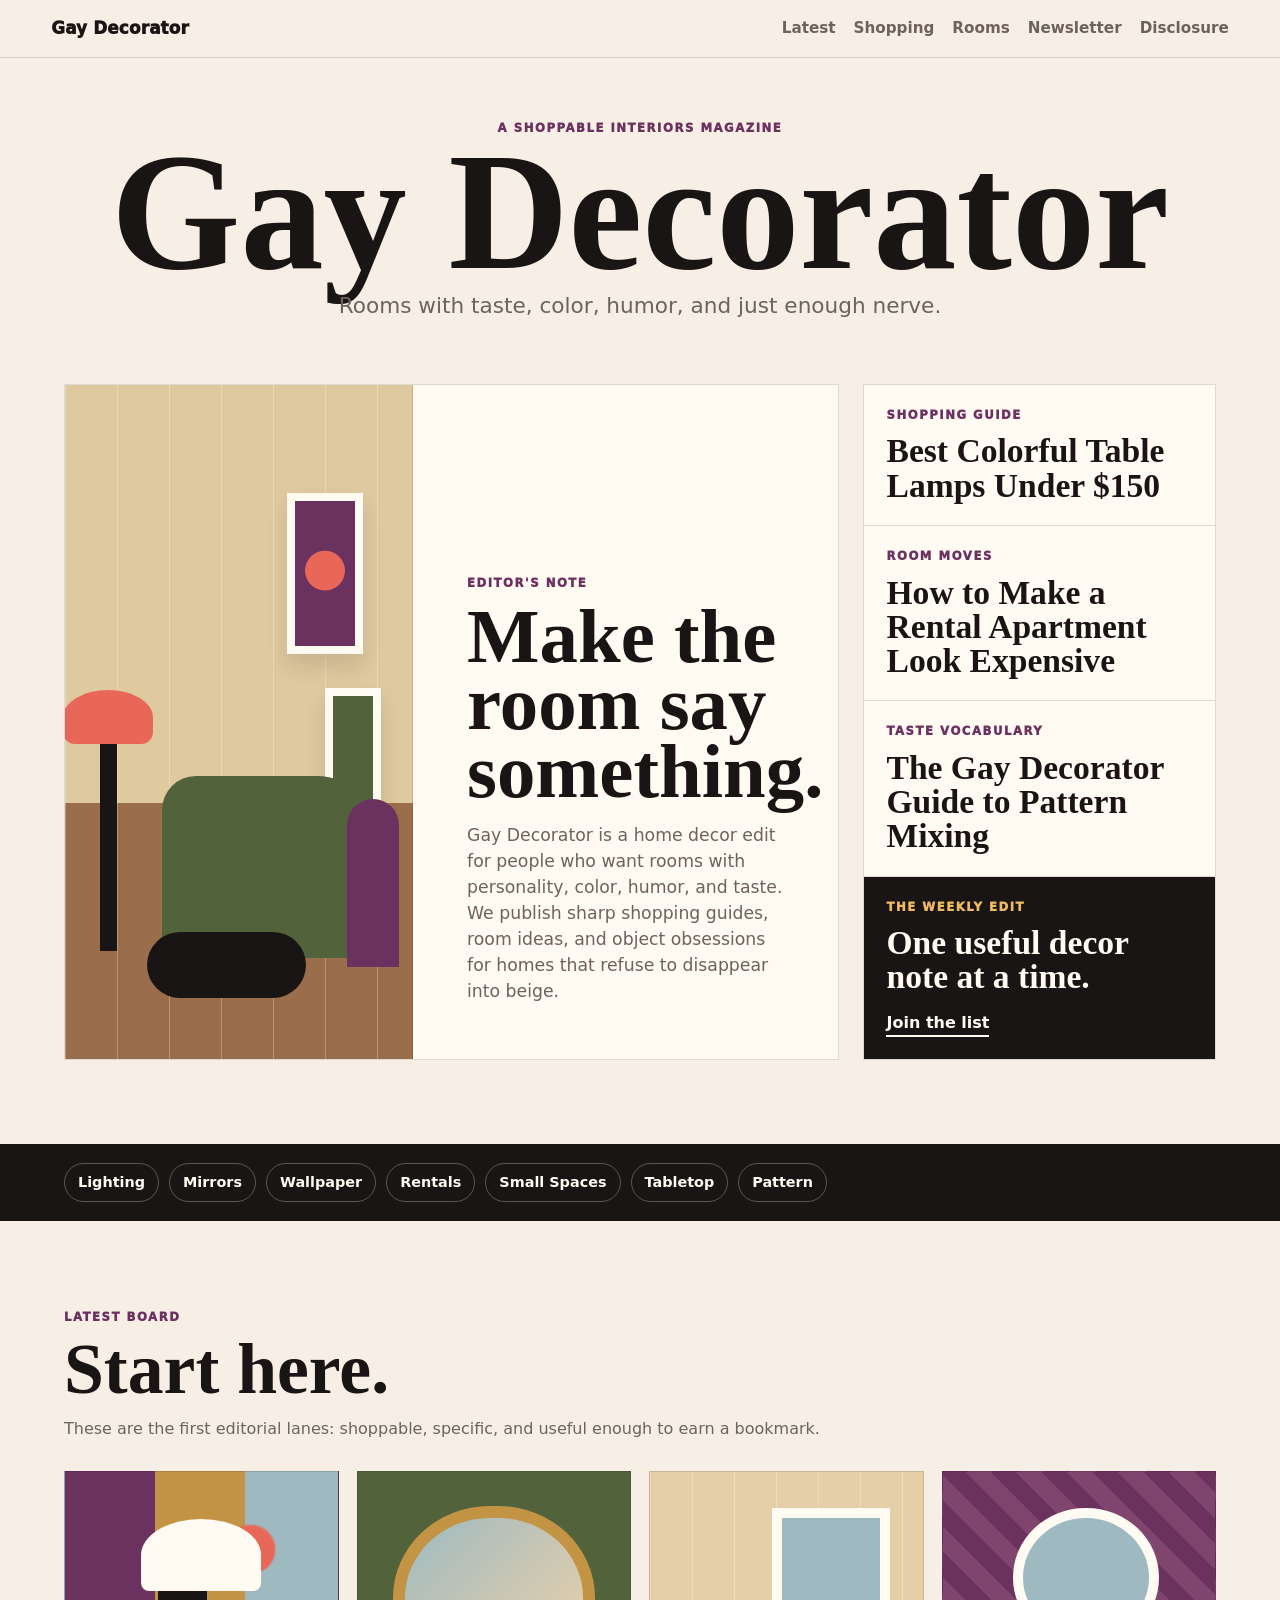
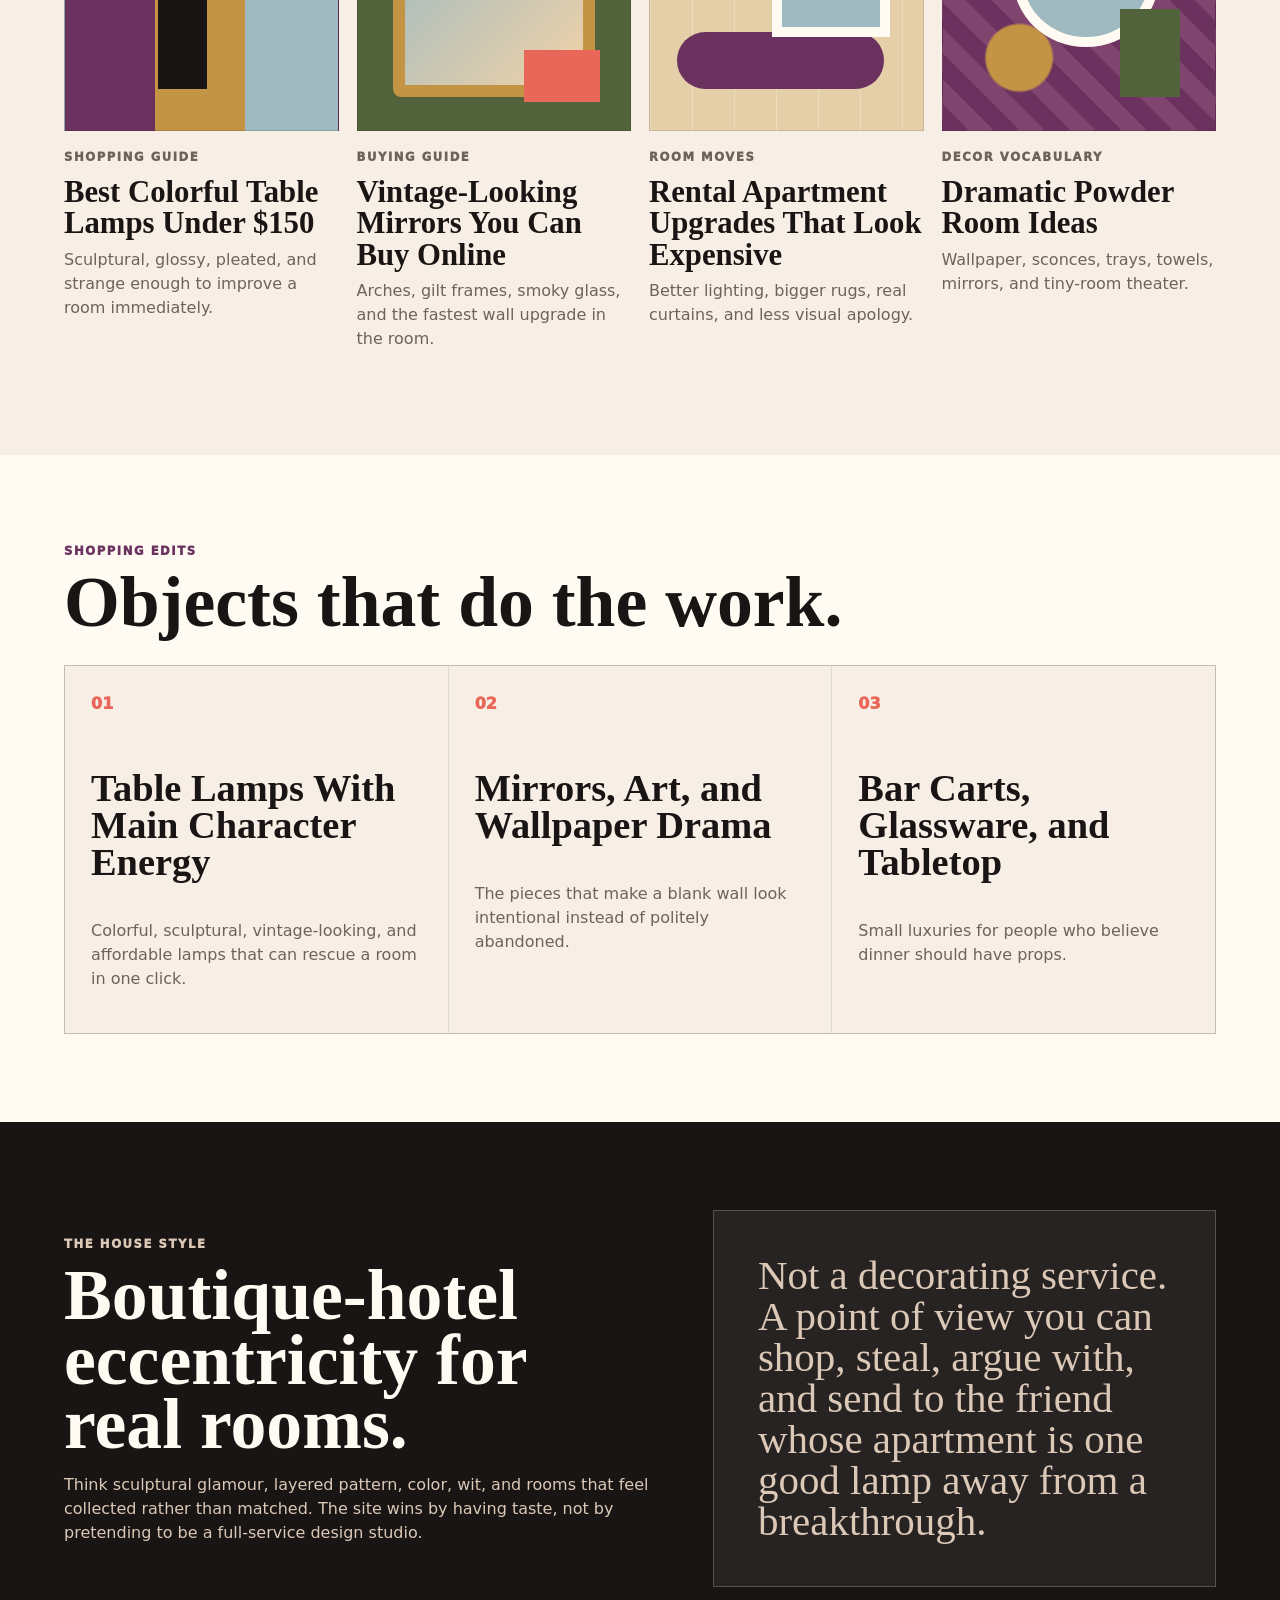
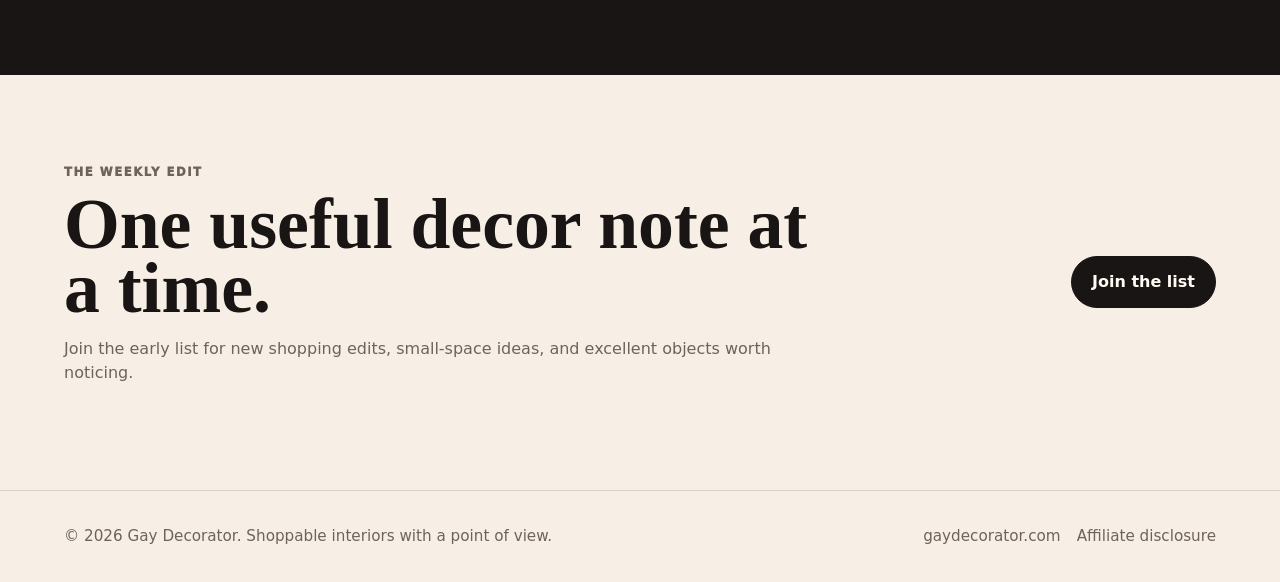
<file: index.html>
<!doctype html>
<html lang="en">
  <head>
    <meta charset="utf-8">
    <meta name="viewport" content="width=device-width, initial-scale=1">
    <title>Gay Decorator | Shoppable Interiors With Taste and Nerve</title>
    <meta name="description" content="Gay Decorator is a shoppable interiors magazine for rooms with personality, color, humor, and taste.">
    <link rel="canonical" href="https://gaydecorator.com/">
    <meta property="og:title" content="Gay Decorator">
    <meta property="og:description" content="Shoppable interiors with taste, nerve, color, and a point of view.">
    <meta property="og:type" content="website">
    <meta property="og:url" content="https://gaydecorator.com/">
    <meta name="theme-color" content="#f7efe5">
    <link rel="stylesheet" href="styles.css">
  </head>
  <body>
    <header class="site-header">
      <a class="brand" href="#top" aria-label="Gay Decorator home">Gay Decorator</a>
      <nav aria-label="Primary navigation">
        <a href="#latest">Latest</a>
        <a href="#shopping">Shopping</a>
        <a href="#rooms">Rooms</a>
        <a href="#newsletter">Newsletter</a>
        <a href="disclosure.html">Disclosure</a>
      </nav>
    </header>

    <main id="top">
      <section class="masthead" aria-labelledby="site-title">
        <p class="eyebrow">A shoppable interiors magazine</p>
        <h1 id="site-title">Gay Decorator</h1>
        <p>Rooms with taste, color, humor, and just enough nerve.</p>
      </section>

      <section class="front-page" aria-label="Featured stories">
        <article class="lead-card">
          <a class="image-panel room-panel" href="#newsletter" aria-label="Featured story: Make the room say something">
            <span class="poster poster-one"></span>
            <span class="poster poster-two"></span>
            <span class="chair"></span>
            <span class="lamp-shape"></span>
          </a>
          <div class="story-copy">
            <p class="article-meta">Editor's Note</p>
            <h2><a href="#newsletter">Make the room say something.</a></h2>
            <p>Gay Decorator is a home decor edit for people who want rooms with personality, color, humor, and taste. We publish sharp shopping guides, room ideas, and object obsessions for homes that refuse to disappear into beige.</p>
          </div>
        </article>

        <aside class="top-stack" aria-label="Top stories">
          <article>
            <p class="article-meta">Shopping Guide</p>
            <h3><a href="#shopping">Best Colorful Table Lamps Under $150</a></h3>
          </article>
          <article>
            <p class="article-meta">Room Moves</p>
            <h3><a href="#rooms">How to Make a Rental Apartment Look Expensive</a></h3>
          </article>
          <article>
            <p class="article-meta">Taste Vocabulary</p>
            <h3><a href="#rooms">The Gay Decorator Guide to Pattern Mixing</a></h3>
          </article>
          <article class="signup-mini">
            <p class="article-meta">The Weekly Edit</p>
            <h3>One useful decor note at a time.</h3>
            <a class="text-link" href="https://docs.google.com/forms/d/e/1FAIpQLSeSLnZZSTR9RRK-6bzQPXbWevui3W3SBa0v1GQVyz17RBZCoA/viewform?usp=publish-editor" target="_blank" rel="noopener">Join the list</a>
          </article>
        </aside>
      </section>

      <section class="departments" aria-label="Departments">
        <a href="#shopping">Lighting</a>
        <a href="#shopping">Mirrors</a>
        <a href="#shopping">Wallpaper</a>
        <a href="#rooms">Rentals</a>
        <a href="#rooms">Small Spaces</a>
        <a href="#shopping">Tabletop</a>
        <a href="#rooms">Pattern</a>
      </section>

      <section id="latest" class="section latest">
        <div class="section-heading">
          <p class="eyebrow">Latest board</p>
          <h2>Start here.</h2>
          <p>These are the first editorial lanes: shoppable, specific, and useful enough to earn a bookmark.</p>
        </div>
        <div class="story-grid">
          <article class="story-card">
            <a class="thumb thumb-lamps" href="#shopping" aria-label="Best Colorful Table Lamps Under $150"></a>
            <p class="article-meta">Shopping Guide</p>
            <h3><a href="#shopping">Best Colorful Table Lamps Under $150</a></h3>
            <p>Sculptural, glossy, pleated, and strange enough to improve a room immediately.</p>
          </article>
          <article class="story-card">
            <a class="thumb thumb-mirror" href="#shopping" aria-label="Vintage-Looking Mirrors You Can Buy Online"></a>
            <p class="article-meta">Buying Guide</p>
            <h3><a href="#shopping">Vintage-Looking Mirrors You Can Buy Online</a></h3>
            <p>Arches, gilt frames, smoky glass, and the fastest wall upgrade in the room.</p>
          </article>
          <article class="story-card">
            <a class="thumb thumb-rental" href="#rooms" aria-label="Rental Apartment Upgrades That Look Expensive"></a>
            <p class="article-meta">Room Moves</p>
            <h3><a href="#rooms">Rental Apartment Upgrades That Look Expensive</a></h3>
            <p>Better lighting, bigger rugs, real curtains, and less visual apology.</p>
          </article>
          <article class="story-card">
            <a class="thumb thumb-powder" href="#rooms" aria-label="Dramatic Powder Room Ideas"></a>
            <p class="article-meta">Decor Vocabulary</p>
            <h3><a href="#rooms">Dramatic Powder Room Ideas</a></h3>
            <p>Wallpaper, sconces, trays, towels, mirrors, and tiny-room theater.</p>
          </article>
        </div>
      </section>

      <section id="shopping" class="section shopping-board">
        <div class="section-heading">
          <p class="eyebrow">Shopping edits</p>
          <h2>Objects that do the work.</h2>
        </div>
        <div class="edit-grid">
          <article>
            <span class="edit-number">01</span>
            <h3>Table Lamps With Main Character Energy</h3>
            <p>Colorful, sculptural, vintage-looking, and affordable lamps that can rescue a room in one click.</p>
          </article>
          <article>
            <span class="edit-number">02</span>
            <h3>Mirrors, Art, and Wallpaper Drama</h3>
            <p>The pieces that make a blank wall look intentional instead of politely abandoned.</p>
          </article>
          <article>
            <span class="edit-number">03</span>
            <h3>Bar Carts, Glassware, and Tabletop</h3>
            <p>Small luxuries for people who believe dinner should have props.</p>
          </article>
        </div>
      </section>

      <section id="rooms" class="section rooms">
        <div>
          <p class="eyebrow">The house style</p>
          <h2>Boutique-hotel eccentricity for real rooms.</h2>
          <p>Think sculptural glamour, layered pattern, color, wit, and rooms that feel collected rather than matched. The site wins by having taste, not by pretending to be a full-service design studio.</p>
        </div>
        <div class="pullquote">
          <p>Not a decorating service. A point of view you can shop, steal, argue with, and send to the friend whose apartment is one good lamp away from a breakthrough.</p>
        </div>
      </section>

      <section id="newsletter" class="newsletter">
        <div>
          <p class="eyebrow">The Weekly Edit</p>
          <h2>One useful decor note at a time.</h2>
          <p>Join the early list for new shopping edits, small-space ideas, and excellent objects worth noticing.</p>
        </div>
        <a class="button primary" href="https://docs.google.com/forms/d/e/1FAIpQLSeSLnZZSTR9RRK-6bzQPXbWevui3W3SBa0v1GQVyz17RBZCoA/viewform?usp=publish-editor" target="_blank" rel="noopener">Join the list</a>
      </section>
    </main>

    <footer>
      <p>&copy; 2026 Gay Decorator. Shoppable interiors with a point of view.</p>
      <div class="footer-links">
        <a href="https://gaydecorator.com/">gaydecorator.com</a>
        <a href="disclosure.html">Affiliate disclosure</a>
      </div>
    </footer>
  </body>
</html>
</file>
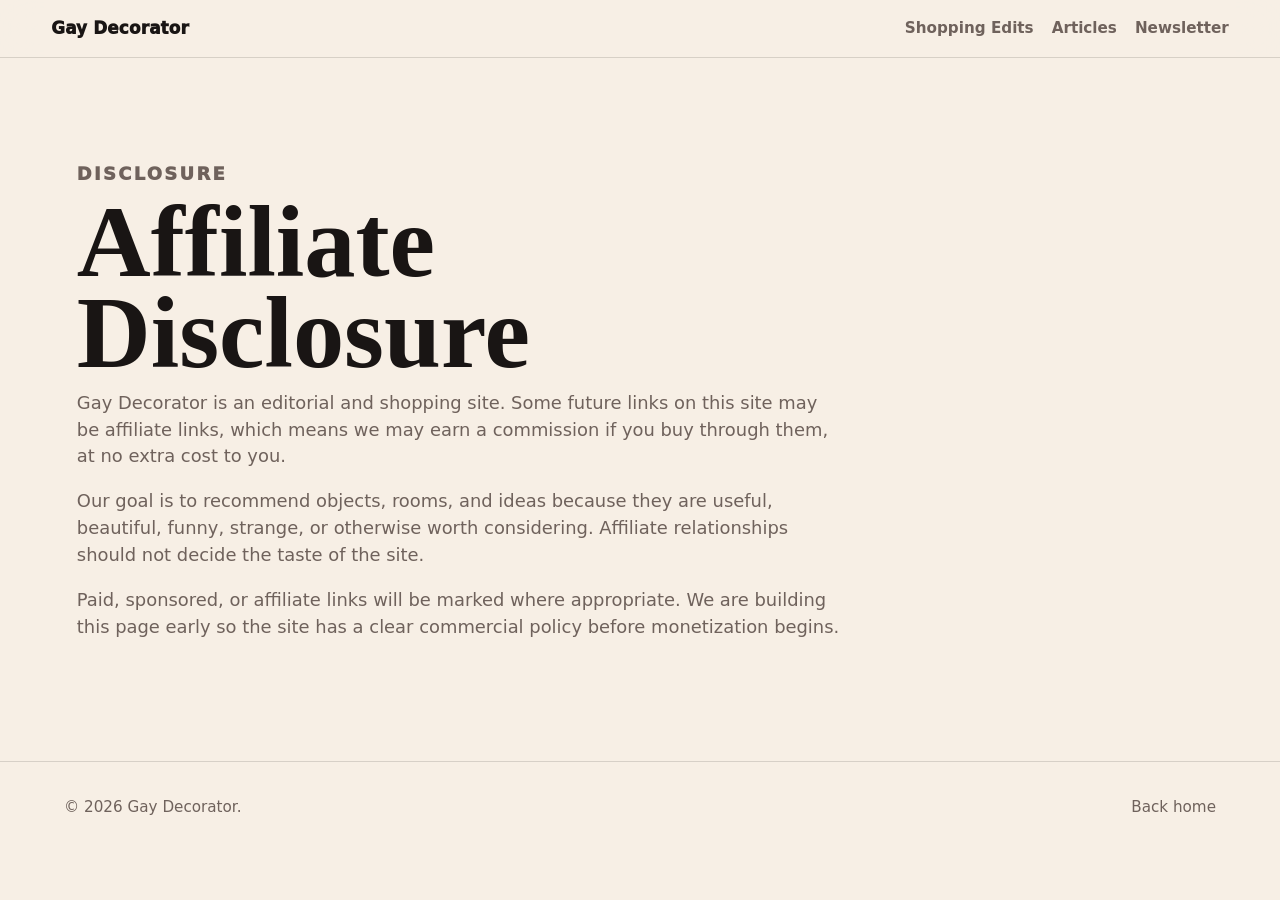
<file: disclosure.html>
<!doctype html>
<html lang="en">
  <head>
    <meta charset="utf-8">
    <meta name="viewport" content="width=device-width, initial-scale=1">
    <title>Affiliate Disclosure | Gay Decorator</title>
    <meta name="description" content="Affiliate and editorial disclosure for Gay Decorator.">
    <link rel="canonical" href="https://gaydecorator.com/disclosure.html">
    <meta name="theme-color" content="#f7efe5">
    <link rel="stylesheet" href="styles.css">
  </head>
  <body>
    <header class="site-header">
      <a class="brand" href="index.html" aria-label="Gay Decorator home">Gay Decorator</a>
      <nav aria-label="Primary navigation">
        <a href="index.html#edits">Shopping Edits</a>
        <a href="index.html#articles">Articles</a>
        <a href="index.html#newsletter">Newsletter</a>
      </nav>
    </header>

    <main>
      <section class="page">
        <p class="eyebrow">Disclosure</p>
        <h1>Affiliate Disclosure</h1>
        <p>Gay Decorator is an editorial and shopping site. Some future links on this site may be affiliate links, which means we may earn a commission if you buy through them, at no extra cost to you.</p>
        <p>Our goal is to recommend objects, rooms, and ideas because they are useful, beautiful, funny, strange, or otherwise worth considering. Affiliate relationships should not decide the taste of the site.</p>
        <p>Paid, sponsored, or affiliate links will be marked where appropriate. We are building this page early so the site has a clear commercial policy before monetization begins.</p>
      </section>
    </main>

    <footer>
      <p>&copy; 2026 Gay Decorator.</p>
      <a href="index.html">Back home</a>
    </footer>
  </body>
</html>
</file>
<file: styles.css>
:root {
  --paper: #f7efe5;
  --cream: #fffaf2;
  --ink: #191514;
  --muted: #6f625c;
  --olive: #52623a;
  --coral: #e96758;
  --plum: #6b315f;
  --gold: #c49445;
  --sky: #9ebac0;
  --clay: #9b6e4b;
  --line: rgba(25, 21, 20, 0.14);
}

* {
  box-sizing: border-box;
}

html {
  scroll-behavior: smooth;
}

body {
  margin: 0;
  color: var(--ink);
  background: var(--paper);
  font-family: Inter, ui-sans-serif, system-ui, -apple-system, BlinkMacSystemFont, "Segoe UI", sans-serif;
  line-height: 1.5;
}

a {
  color: inherit;
  text-decoration: none;
}

.site-header {
  position: sticky;
  top: 0;
  z-index: 10;
  display: flex;
  align-items: center;
  justify-content: space-between;
  gap: 24px;
  padding: 16px clamp(18px, 4vw, 54px);
  border-bottom: 1px solid var(--line);
  background: rgba(247, 239, 229, 0.9);
  backdrop-filter: blur(18px);
}

.brand {
  font-size: 1.05rem;
  font-weight: 950;
  letter-spacing: 0.01em;
}

nav {
  display: flex;
  flex-wrap: wrap;
  gap: 18px;
  color: var(--muted);
  font-size: 0.95rem;
  font-weight: 650;
}

main {
  overflow: hidden;
}

.masthead,
.front-page,
.departments,
.section,
.newsletter,
footer {
  padding-left: clamp(18px, 5vw, 70px);
  padding-right: clamp(18px, 5vw, 70px);
}

.masthead {
  padding-top: clamp(34px, 5vw, 62px);
  padding-bottom: clamp(24px, 4vw, 44px);
  text-align: center;
}

.eyebrow,
.article-meta {
  margin: 0 0 10px;
  color: var(--plum);
  font-size: 0.73rem;
  font-weight: 950;
  letter-spacing: 0.13em;
  text-transform: uppercase;
}

h1,
h2,
h3,
p {
  margin-top: 0;
}

h1,
h2 {
  font-family: Georgia, "Times New Roman", serif;
  letter-spacing: 0;
}

h1 {
  margin-bottom: 12px;
  font-size: clamp(4.4rem, 13vw, 13.5rem);
  line-height: 0.78;
}

.masthead p:last-child {
  max-width: 720px;
  margin: 0 auto;
  color: var(--muted);
  font-size: clamp(1.05rem, 2vw, 1.35rem);
}

.front-page {
  display: grid;
  grid-template-columns: minmax(0, 1.65fr) minmax(290px, 0.75fr);
  gap: 24px;
  padding-top: 18px;
  padding-bottom: clamp(44px, 7vw, 84px);
}

.lead-card {
  display: grid;
  grid-template-columns: minmax(280px, 0.9fr) minmax(0, 1.1fr);
  min-height: 560px;
  border: 1px solid var(--line);
  background: var(--cream);
}

.image-panel,
.thumb {
  display: block;
  position: relative;
  overflow: hidden;
  background: #ead9c4;
}

.room-panel {
  min-height: 520px;
  border-right: 1px solid var(--line);
  background:
    linear-gradient(90deg, rgba(255,255,255,0.28) 1px, transparent 1px) 0 0 / 52px 52px,
    linear-gradient(#dfc99f 0 62%, var(--clay) 62% 100%);
}

.poster,
.chair,
.lamp-shape {
  position: absolute;
  display: block;
}

.poster {
  border: 8px solid var(--cream);
  box-shadow: 0 12px 20px rgba(25, 21, 20, 0.12);
}

.poster-one {
  top: 16%;
  right: 14%;
  width: 22%;
  height: 24%;
  background: radial-gradient(circle at 50% 48%, var(--coral) 0 24%, transparent 25%), var(--plum);
}

.poster-two {
  top: 45%;
  right: 9%;
  width: 16%;
  height: 18%;
  background: var(--olive);
}

.chair {
  left: 28%;
  right: 10%;
  bottom: 15%;
  height: 27%;
  border-radius: 34px 60px 16px 16px;
  background: var(--olive);
}

.chair::before {
  position: absolute;
  bottom: -22%;
  left: -7%;
  width: 74%;
  height: 36%;
  border-radius: 999px;
  background: var(--ink);
  content: "";
}

.chair::after {
  position: absolute;
  right: -10%;
  bottom: -5%;
  width: 24%;
  height: 92%;
  border-radius: 999px 999px 22px 22px;
  background: var(--plum);
  content: "";
}

.lamp-shape {
  left: 10%;
  bottom: 16%;
  width: 5%;
  height: 31%;
  background: var(--ink);
}

.lamp-shape::before {
  position: absolute;
  left: 50%;
  top: -25%;
  width: 90px;
  height: 54px;
  border-radius: 50% 50% 12px 12px;
  background: var(--coral);
  content: "";
  transform: translateX(-50%);
}

.story-copy {
  align-self: end;
  padding: clamp(24px, 5vw, 54px);
}

.story-copy h2 {
  margin-bottom: 18px;
  font-size: clamp(3rem, 6vw, 6.6rem);
  line-height: 0.88;
}

.story-copy p:last-child {
  max-width: 600px;
  margin-bottom: 0;
  color: var(--muted);
  font-size: 1.08rem;
}

.top-stack {
  display: grid;
  border: 1px solid var(--line);
  background: var(--cream);
}

.top-stack article {
  padding: 22px;
  border-bottom: 1px solid var(--line);
}

.top-stack article:last-child {
  border-bottom: 0;
}

.top-stack h3 {
  margin-bottom: 0;
  font-family: Georgia, "Times New Roman", serif;
  font-size: clamp(1.45rem, 3vw, 2.1rem);
  line-height: 1.02;
}

.signup-mini {
  background: var(--ink);
  color: var(--cream);
}

.signup-mini .article-meta {
  color: #efba63;
}

.text-link {
  display: inline-flex;
  margin-top: 16px;
  border-bottom: 2px solid currentColor;
  font-weight: 850;
}

.departments {
  display: flex;
  flex-wrap: wrap;
  gap: 10px;
  padding-top: 18px;
  padding-bottom: 18px;
  border-top: 1px solid var(--line);
  border-bottom: 1px solid var(--line);
  background: var(--ink);
}

.departments a {
  display: inline-flex;
  padding: 8px 13px;
  border: 1px solid rgba(255, 250, 242, 0.28);
  border-radius: 999px;
  color: var(--cream);
  font-size: 0.9rem;
  font-weight: 800;
}

.section {
  padding-top: clamp(46px, 7vw, 88px);
  padding-bottom: clamp(46px, 7vw, 88px);
}

.section-heading {
  max-width: 850px;
  margin-bottom: 30px;
}

.section-heading h2,
.rooms h2,
.newsletter h2 {
  margin-bottom: 16px;
  font-size: clamp(2.4rem, 5.6vw, 5.7rem);
  line-height: 0.9;
}

.section-heading p:last-child,
.rooms p,
.newsletter p,
.story-card p {
  color: var(--muted);
}

.story-grid {
  display: grid;
  grid-template-columns: repeat(4, minmax(0, 1fr));
  gap: 18px;
}

.story-card {
  min-width: 0;
}

.story-card h3 {
  margin-bottom: 8px;
  font-family: Georgia, "Times New Roman", serif;
  font-size: clamp(1.45rem, 2.4vw, 2rem);
  line-height: 1.02;
}

.thumb {
  min-height: 260px;
  margin-bottom: 18px;
  border: 1px solid var(--line);
}

.thumb::before,
.thumb::after {
  position: absolute;
  content: "";
}

.thumb-lamps {
  background:
    radial-gradient(circle at 68% 30%, var(--coral) 0 9%, transparent 10%),
    linear-gradient(90deg, var(--plum) 0 33%, var(--gold) 33% 66%, var(--sky) 66% 100%);
}

.thumb-lamps::before {
  left: 34%;
  bottom: 16%;
  width: 18%;
  height: 48%;
  background: var(--ink);
}

.thumb-lamps::after {
  left: 50%;
  bottom: 54%;
  width: 44%;
  height: 28%;
  border-radius: 50% 50% 8px 8px;
  background: var(--cream);
  transform: translateX(-50%);
}

.thumb-mirror {
  background: var(--olive);
}

.thumb-mirror::before {
  inset: 13%;
  border: 12px solid var(--gold);
  border-radius: 48% 48% 8px 8px;
  background: linear-gradient(135deg, var(--sky), #f1d2a8);
}

.thumb-mirror::after {
  right: 11%;
  bottom: 11%;
  width: 28%;
  height: 20%;
  background: var(--coral);
}

.thumb-rental {
  background:
    linear-gradient(90deg, rgba(255,255,255,0.25) 1px, transparent 1px) 0 0 / 42px 42px,
    #e4cfa9;
}

.thumb-rental::before {
  left: 10%;
  bottom: 16%;
  width: 76%;
  height: 22%;
  border-radius: 999px;
  background: var(--plum);
}

.thumb-rental::after {
  right: 12%;
  top: 14%;
  width: 36%;
  height: 42%;
  border: 10px solid var(--cream);
  background: var(--sky);
}

.thumb-powder {
  background:
    radial-gradient(circle at 28% 72%, var(--gold) 0 12%, transparent 13%),
    repeating-linear-gradient(45deg, var(--plum) 0 18px, #7f456e 18px 36px);
}

.thumb-powder::before {
  left: 26%;
  top: 14%;
  width: 46%;
  height: 46%;
  border-radius: 50%;
  border: 10px solid var(--cream);
  background: var(--sky);
}

.thumb-powder::after {
  right: 13%;
  bottom: 13%;
  width: 22%;
  height: 34%;
  background: var(--olive);
}

.shopping-board {
  background: var(--cream);
}

.edit-grid {
  display: grid;
  grid-template-columns: repeat(3, minmax(0, 1fr));
  gap: 1px;
  border: 1px solid var(--line);
  background: var(--line);
}

.edit-grid article {
  min-height: 260px;
  padding: 26px;
  background: var(--paper);
}

.edit-number {
  display: block;
  margin-bottom: 54px;
  color: var(--coral);
  font-weight: 950;
}

.edit-grid h3 {
  font-family: Georgia, "Times New Roman", serif;
  font-size: clamp(1.7rem, 3vw, 2.55rem);
  line-height: 0.96;
}

.edit-grid p {
  color: var(--muted);
}

.rooms {
  display: grid;
  grid-template-columns: minmax(0, 1fr) minmax(280px, 0.86fr);
  gap: clamp(24px, 5vw, 70px);
  align-items: center;
  color: var(--cream);
  background: var(--ink);
}

.rooms .eyebrow,
.rooms p {
  color: #dbc8b6;
}

.pullquote {
  padding: clamp(24px, 4vw, 44px);
  border: 1px solid rgba(255, 250, 242, 0.22);
  background: rgba(255, 250, 242, 0.06);
}

.pullquote p {
  margin-bottom: 0;
  font-family: Georgia, "Times New Roman", serif;
  font-size: clamp(1.65rem, 3.2vw, 3.2rem);
  line-height: 1;
}

.newsletter {
  display: flex;
  align-items: center;
  justify-content: space-between;
  gap: 28px;
  padding-top: clamp(48px, 7vw, 90px);
  padding-bottom: clamp(48px, 7vw, 90px);
}

.newsletter > div {
  max-width: 780px;
}

.button {
  display: inline-flex;
  align-items: center;
  justify-content: center;
  min-height: 46px;
  padding: 13px 20px;
  border: 1px solid var(--ink);
  border-radius: 999px;
  font-weight: 850;
}

.button.primary {
  color: var(--cream);
  background: var(--ink);
}

.page {
  max-width: 920px;
  padding: clamp(58px, 8vw, 118px) clamp(20px, 6vw, 86px);
}

.page h1 {
  font-size: clamp(3.2rem, 8vw, 7rem);
  line-height: 0.88;
}

.page p {
  color: var(--muted);
  font-size: 1.12rem;
}

footer {
  display: flex;
  justify-content: space-between;
  gap: 20px;
  padding-top: 34px;
  padding-bottom: 34px;
  border-top: 1px solid var(--line);
  color: var(--muted);
  font-size: 0.95rem;
}

footer p {
  margin-bottom: 0;
}

.footer-links {
  display: flex;
  flex-wrap: wrap;
  gap: 16px;
}

@media (max-width: 1020px) {
  .front-page,
  .lead-card,
  .rooms {
    grid-template-columns: 1fr;
  }

  .room-panel {
    min-height: 420px;
    border-right: 0;
    border-bottom: 1px solid var(--line);
  }

  .story-grid {
    grid-template-columns: repeat(2, minmax(0, 1fr));
  }
}

@media (max-width: 720px) {
  .site-header,
  .newsletter,
  footer {
    align-items: flex-start;
    flex-direction: column;
  }

  h1 {
    font-size: clamp(4.2rem, 22vw, 7.5rem);
  }

  .story-grid,
  .edit-grid {
    grid-template-columns: 1fr;
  }

  .lead-card {
    min-height: 0;
  }

  .room-panel {
    min-height: 360px;
  }

  .story-copy {
    padding: 24px;
  }

  .thumb {
    min-height: 220px;
  }
}
</file>
